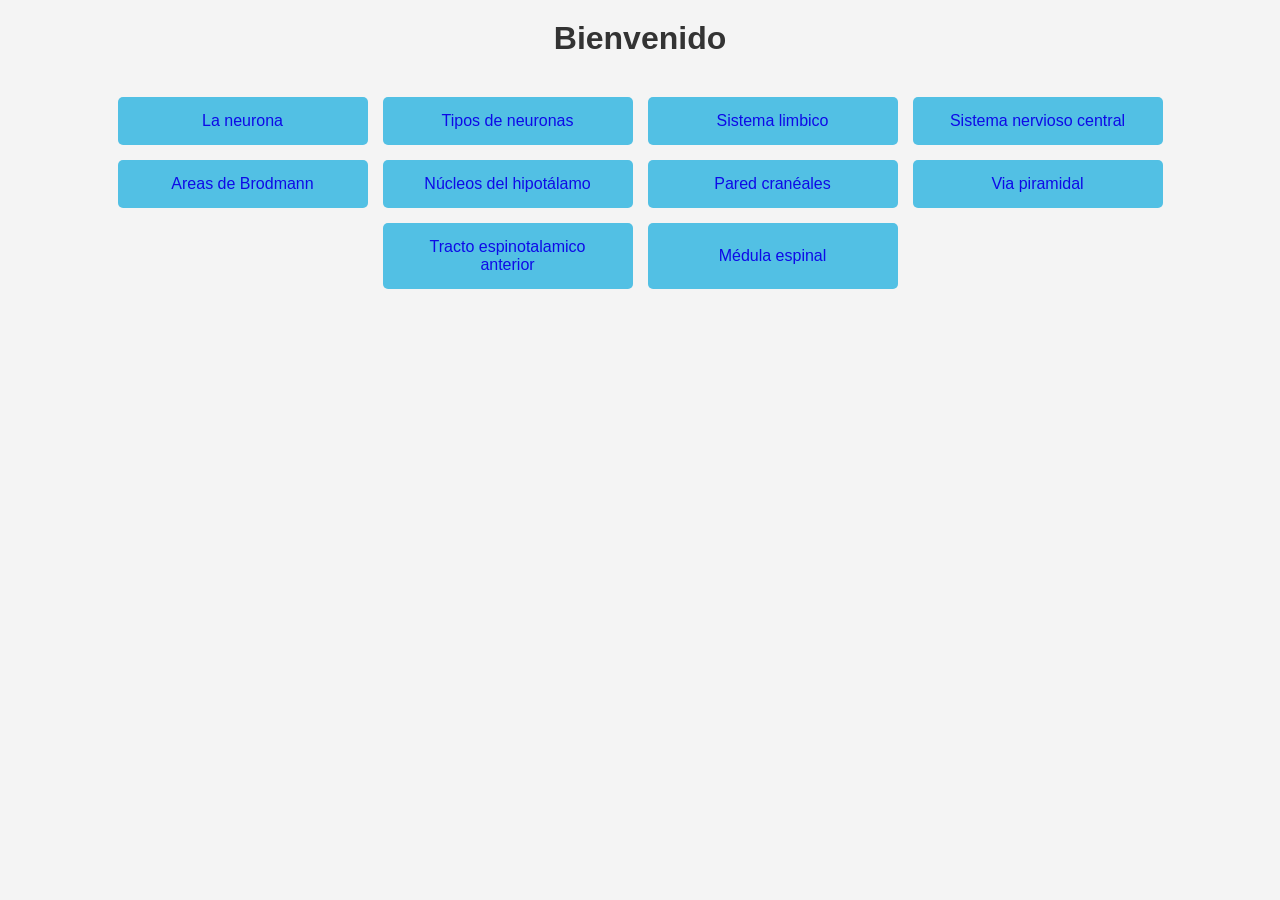
<file: index.html>
<!DOCTYPE html>
<html lang="en">
<head>
    <meta charset="UTF-8">
    <meta name="viewport" content="width=device-width, initial-scale=1.0">
    <link rel="stylesheet" href="index.css">
    <title>Fisioterapia</title>
</head>
<body>
    <h1>Bienvenido</h1>
    <!--Enlaces a otras paginas-->
<div class="btn_principales">
    <button><a href="laneurona.html">La neurona</a></button>
    <button><a href="neuronas.html">Tipos de neuronas</a></button>
    <button><a href="limbico.html">Sistema limbico</a></button>
    <button><a href="snervioso.html">Sistema nervioso central</a></button>
    <button><a href="brodman.html">Areas de Brodmann</a></button>
    <button><a href="hipotalamo.html">Núcleos del hipotálamo</a></button>
    <button><a href="cerebro2.html">Pared cranéales</a></button>
    <button><a href="viapiramidal.html">Via piramidal</a></button>
    <button><a href="espinotalamico.html">Tracto espinotalamico anterior</a></button>
    <button><a href="medulaespinal.html">Médula espinal</a></button>
</div>

</body>
</html>
</file>
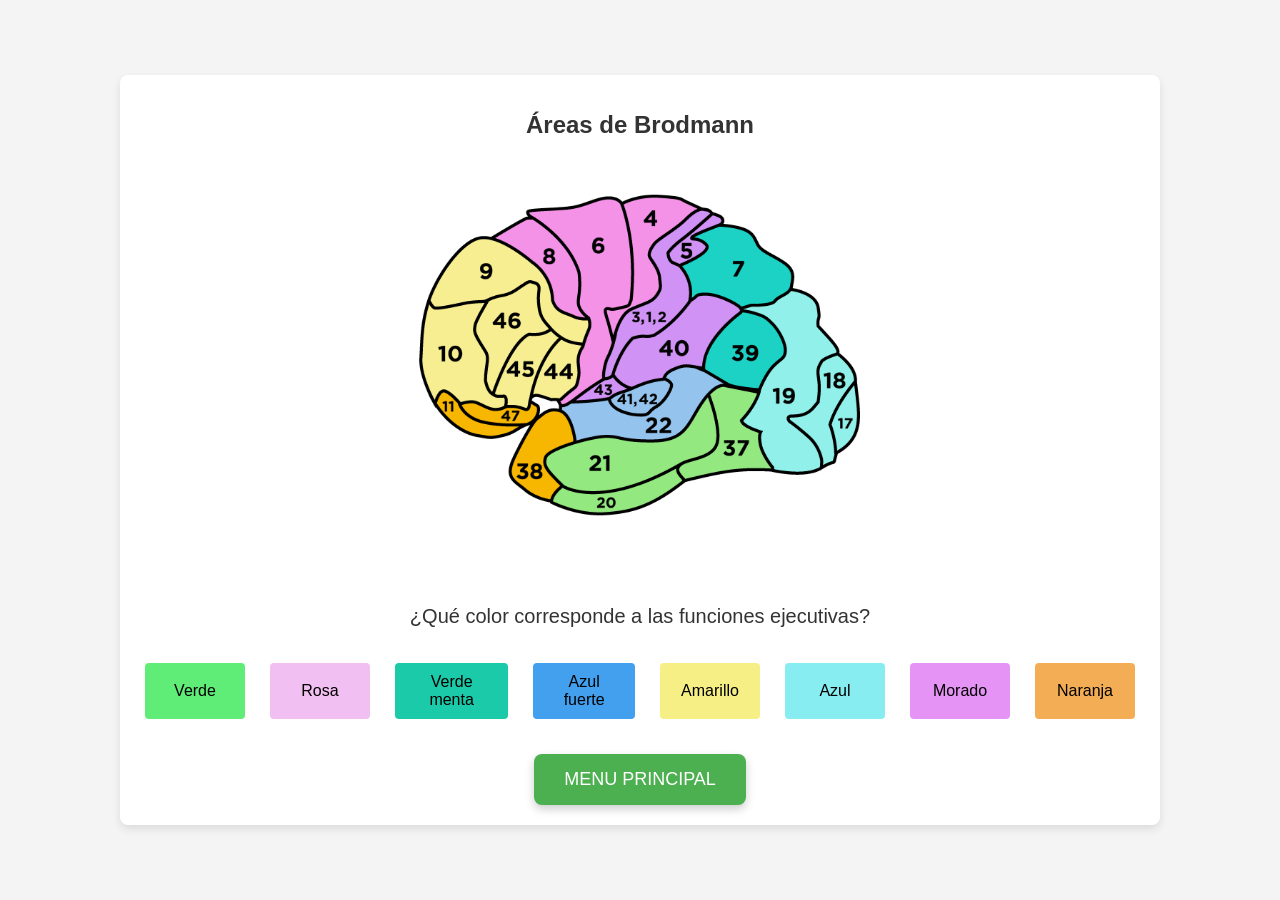
<file: brodman.html>
<!DOCTYPE html>
<html lang="es">
<head>
    <meta charset="UTF-8">
    <meta name="viewport" content="width=device-width, initial-scale=1.0">
    <title> Áreas de Brodmann</title>
    <link rel="stylesheet" href="brodman.css">
</head>
<body>
    <div class="game-container">
        <h1>Áreas de Brodmann</h1>
        
        <!-- Imagen de referencia -->
        <div class="image-container">
            <img src="img/brodman.png" alt="Áreas de Brodmann" id="brodmann-image">
        </div>
        
        <!-- Contenedor de la pregunta actual -->
        <div id="question-container">
            <p id="question-text"></p>
            <div id="result-message"></div>
        </div>

        <!-- Opciones para que el usuario seleccione el color -->
        <div class="options-container" id="options-container"></div>

        <!-- Mensaje cuando se termina -->
        <div id="final-message"></div>

        <div class="buttons-container">
            <a href="index.html"><button>Menu principal</button></a>
          </div>
      
    </div>

    <script src="brodman.js"></script>
</body>
</html>
</file>
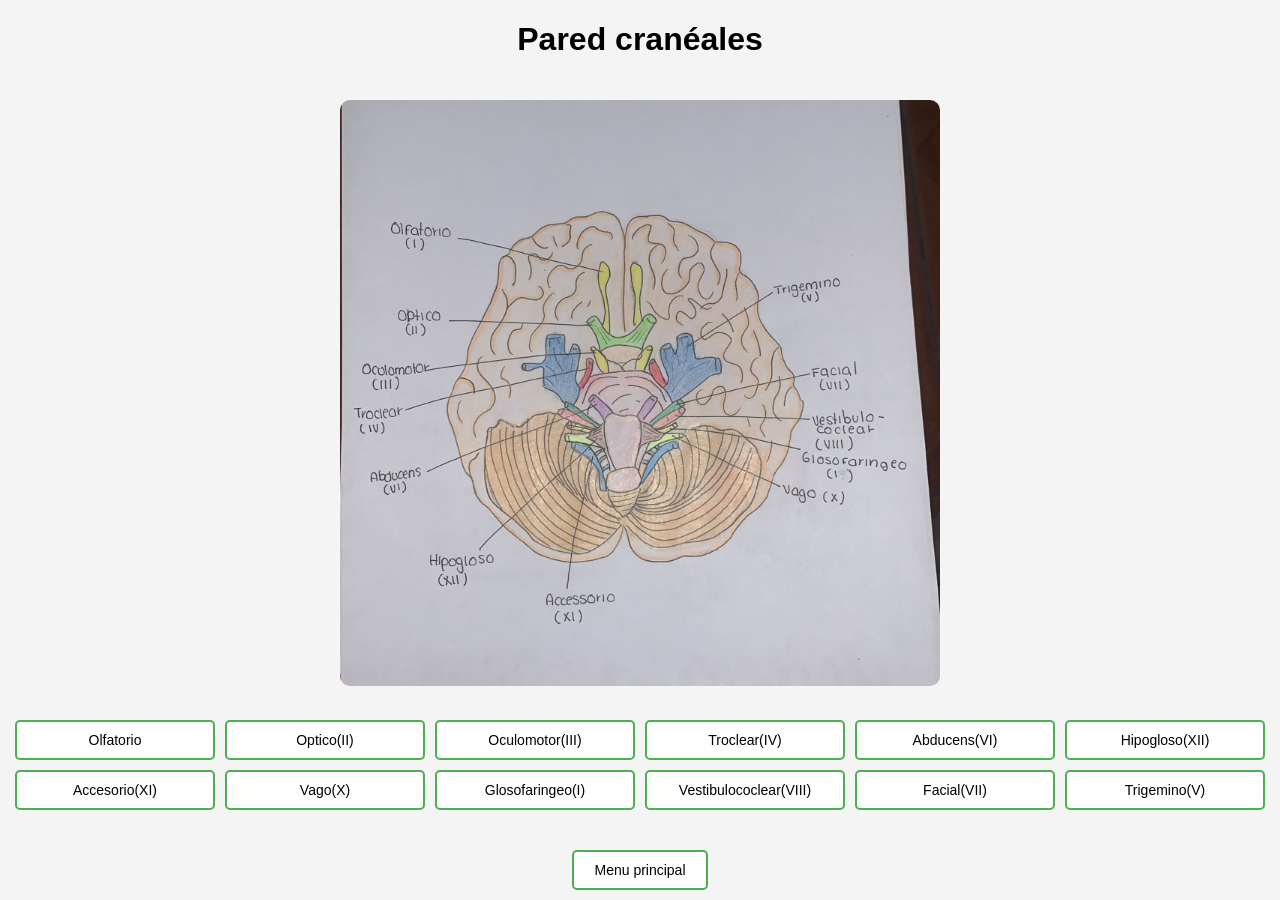
<file: cerebro2.html>
<!DOCTYPE html>
<html lang="en">
<head>
    <meta charset="UTF-8">
    <meta name="viewport" content="width=device-width, initial-scale=1.0">
    <link rel="stylesheet" href="cerebro2.css">
    <title>Pared cranéales</title>
</head>
<body>
    <!-- Imagen siempre visible -->
    <h1>Pared cranéales​ </h1>
    <img src="img/cerebro2.jpg" alt="Unipolar" id="brain-image">

    <!-- Botones que desplegarán la información -->
    <div class="buttons-container">
        <button onclick="mostrarInformacion('olfatorio-info')">Olfatorio</button>
        <button onclick="mostrarInformacion('optico-info')">Optico(II)</button>
        <button onclick="mostrarInformacion('Oculomotoro')">Oculomotor(III)</button>
        <button onclick="mostrarInformacion('troclear')">Troclear(IV)</button>
        <button onclick="mostrarInformacion('Abducens')">Abducens(VI)</button>
        <button onclick="mostrarInformacion('Hipogloso')">Hipogloso(XII)</button>
        <button onclick="mostrarInformacion('Accesorio')">Accesorio(XI)</button>
        <button onclick="mostrarInformacion('Vago')">Vago(X)</button>
        <button onclick="mostrarInformacion('Glosofaringeo')">Glosofaringeo(I)</button>
        <button onclick="mostrarInformacion('Vestibulococlear')">Vestibulococlear(VIII)</button>
        <button onclick="mostrarInformacion('Facial')">Facial(VII)</button>
        <button onclick="mostrarInformacion('Trigemino')">Trigemino(V)</button>
    </div>

    <!-- Información desplegable -->
    <div id="olfatorio-info" class="info-container">
        <p><b>Función: Sensoria. Responsable del sentido del olfato.
        </b></p>
    </div>

    <div id="optico-info" class="info-container">
        <p><b>Funcion: sensorial. Responsable de la vision</b></p>
    </div>

    <div id="Oculomotoro" class="info-container">
        <p><b>Funcion: motor. Controla la mayoría de los músculos del ojo, el párpado superior y la pupila.</b></p>
    </div>

    <div id="troclear" class="info-container">
        <p><b>Funcion: motor. Controla el músculo oblicuo superior del ojo, que permite mover el ojo hacia abajo y hacia afuera. </b></p>
    </div>

    <div id="Abducens" class="info-container">
        <p><b>Funcion: motor. Controla el músculo recto lateral del ojo, permite mover el ojo hacia afuera. </b></p>
    </div>

    <div id="Hipogloso" class="info-container">
        <p><b>Funcion: motor. Controla los músculos de la lengua, esenciales para hablar y tragar.  </b></p>
    </div>
    
    <div id="Accesorio" class="info-container">
        <p><b>Función: motor. Inerva los músculos del cuello y la parte superior de los hombros (esternocleidomastoideo y trapecio).</b></p>
    </div>

    <div id="Vago" class="info-container">
        <p><b>Función: mixto. Muy importante en la regulación de funciones autónomas como la frecuencia cardíaca, la digestión y la respiración. También participa en la fonación y la deglución.</b></p>
    </div>
    
    <div id="Glosofaringeo" class="info-container">
        <p><b>Función: Mixto. Controla parte del gusto (1/3 posterior de la lengua), la deglución y regula la presión arterial a través del seno carotídeo.
        </b></p>
    </div>

    <div id="Vestibulococlear" class="info-container">
        <p><b>Función: Sensorial. Responsable de la audición y el equilibrio. </b></p>
    </div>

    <div id="Facial" class="info-container">
        <p><b>Función: Mixto. Controla los músculos de la expresión facial, algunas glándulas (lagrimales y salivales) y el gusto de los 2/3 anteriores de la lengua.</b></p>
    </div>

    <div id="Trigemino" class="info-container">
        <p><b>Función: Mixto. Responsable de la sensibilidad de la cara y controla los músculos de la masticación.</b></p>
    </div>

    <div class="buttons-container">
        <a href="index.html"><button>Menu principal</button></a>
    </div>

    <script src="cerebro2.js"></script>
</body>
</html>
</file>
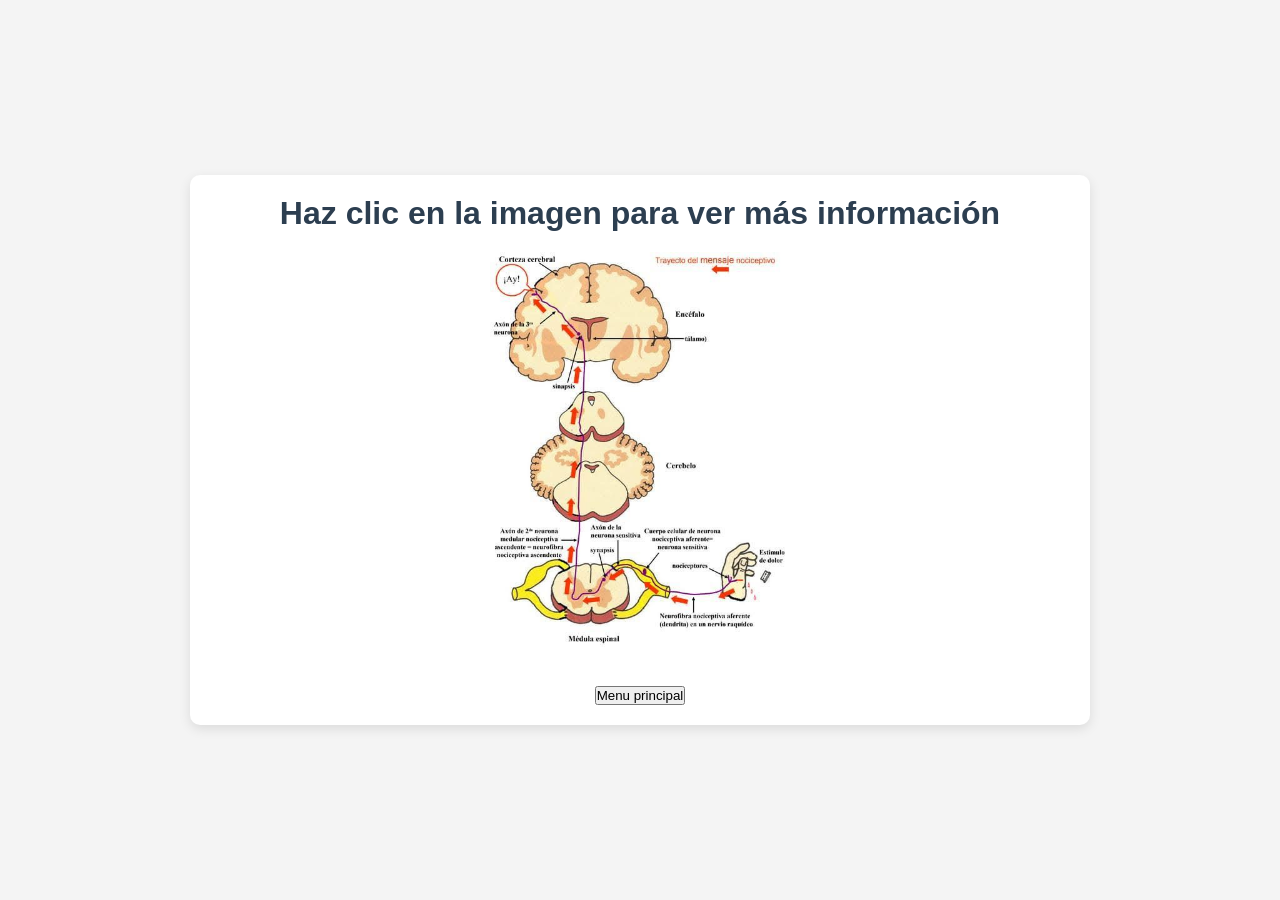
<file: espinotalamico.html>
<!DOCTYPE html>
<html lang="es">
<head>
    <meta charset="UTF-8">
    <meta name="viewport" content="width=device-width, initial-scale=1.0">
    <title>Imagen Interactiva</title>
    <link rel="stylesheet" href="espinotalamico.css">
</head>
<body>
    <div class="container">
        <h1>Haz clic en la imagen para ver más información</h1>
        
        <!-- Contenedor de la imagen -->
        <div class="image-container">
            <img src="img/espinotalamico.jpg" alt="Imagen de ejemplo" id="interactive-image">
        </div>

        <!-- Contenedor de la información que se desplegará -->
        <div id="info-container" class="info-container">
            <h2>Información sobre la imagen:</h2>
            <p><b>Parte inferior derecha (donde está la mano):</b></p>
            <ul>
                <li>Estímulo de dolor (por ejemplo, una cortadura)</li>
                <li>Nociceptores (receptores que detectan el dolor)</li>
                <li>Neurofibra nociceptiva aferente (dendrita) en un nervio raquídeo</li>
                <li>Cuerpo celular de neurona nociceptiva aferente = neurona sensitiva</li>
            </ul>
            
            <p><b>Médula espinal:</b></p>
            <ul>
                <li>Axón de la neurona sensitiva</li>
                <li>Sinapsis (con otra neurona)</li>
                <li>Axón de 2ª neurona medular nociceptiva ascendente = neurofibra nociceptiva ascendente</li>
            </ul>

            <p><b>Tronco encefálico (parte media):</b></p>
            <ul>
                <li>Sinapsis</li>
                <li>Axón de la 3ª neurona</li>
            </ul>

            <p><b>Tálamo (parte del encéfalo):</b></p>
            <ul>
                <li>Indica el procesamiento del mensaje antes de llegar a la corteza cerebral</li>
            </ul>

            <p><b>Corteza cerebral:</b></p>
            <ul>
                <li>¡Ay! (representa la percepción consciente del dolor)</li>
            </ul>

            <p><b>Resumen del trayecto:</b></p>
            <ul>
                <li>El estímulo doloroso activa nociceptores.</li>
                <li>El mensaje viaja por una neurona sensitiva hacia la médula espinal.</li>
                <li>Hace sinapsis con una segunda neurona que sube por la médula.</li>
                <li>Llega al encéfalo, donde hace sinapsis con una tercera neurona.</li>
                <li>Finalmente, llega a la corteza cerebral, donde se percibe el dolor conscientemente.</li>
            </ul>
        </div>
        <div class="buttons-container">
            <a href="index.html"><button>Menu principal</button></a>
          </div>
    </div>


    <script src="espinotalamico.js"></script>
</body>
</html>
</file>
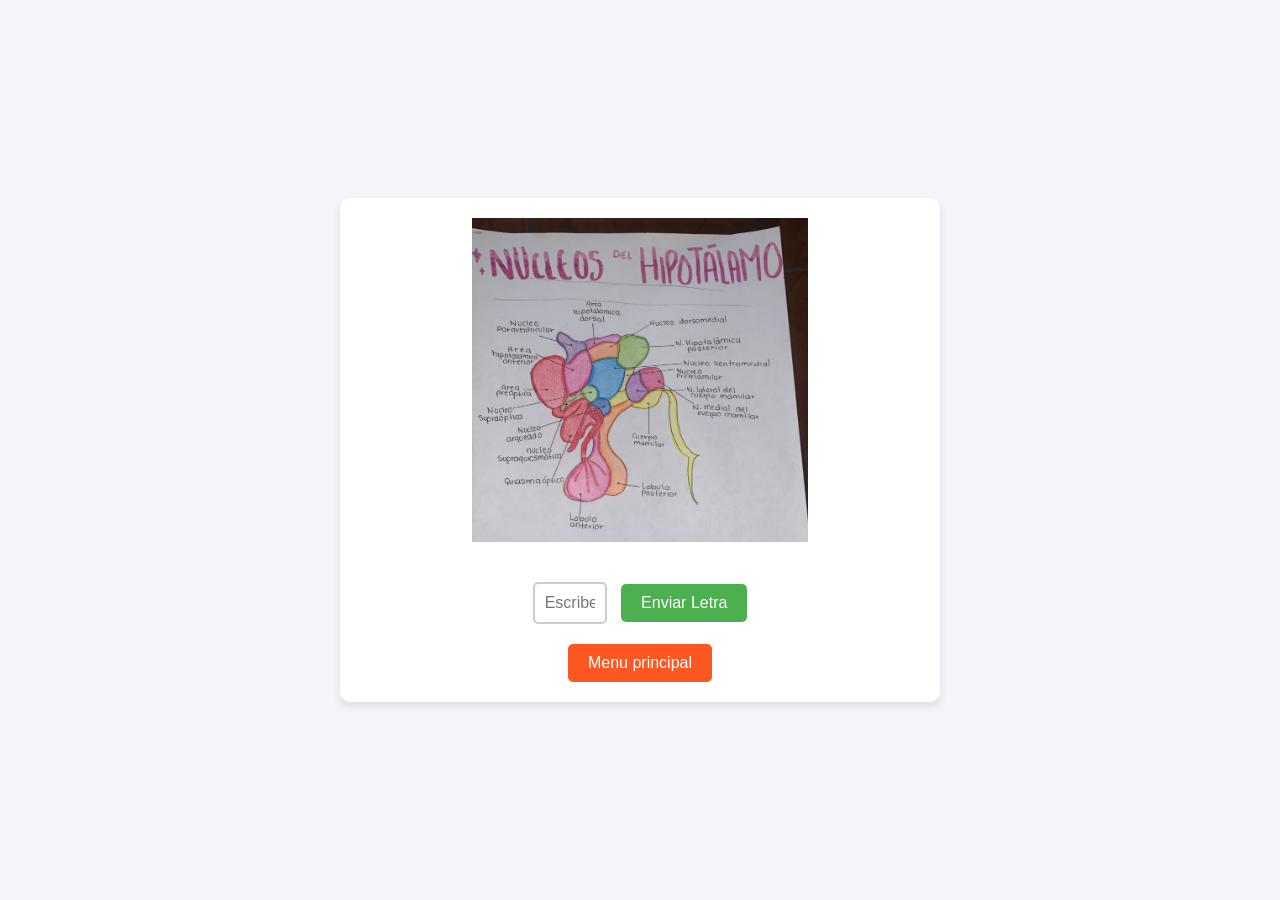
<file: hipotalamo.html>
<!DOCTYPE html>
<html lang="es">
<head>
    <meta charset="UTF-8">
    <meta name="viewport" content="width=device-width, initial-scale=1.0">
    <title>Sistema nervioso central</title>
    <link rel="stylesheet" href="hipotalamo.css">
</head>
<body>
    <div class="game-container">
        <div class="image-container">
            <img src="img/hipotalamo.jpg" alt="Pista para adivinar la palabra" id="game-image" height="35%" width="35%">
        </div>
        <div class="word-container" id="word-container">
            <!-- Los recuadros se llenarán con JavaScript según la palabra -->
        </div>
        <div class="input-container">
            <input type="text" id="letter-input" maxlength="1" placeholder="Escribe una letra">
            <button id="submit-letter">Enviar Letra</button>
        </div>
        <div class="message" id="message"></div>
        <div class="next-container" id="next-container">
            <button id="next-level" style="display:none;">Siguiente Imagen</button>
        </div>

        <div class="buttons-container">
            <a href="index.html"><button>Menu principal</button></a>
          </div>
    
    </div>
    <script src="hipotalamo.js"></script>
</body>
</html>
</file>
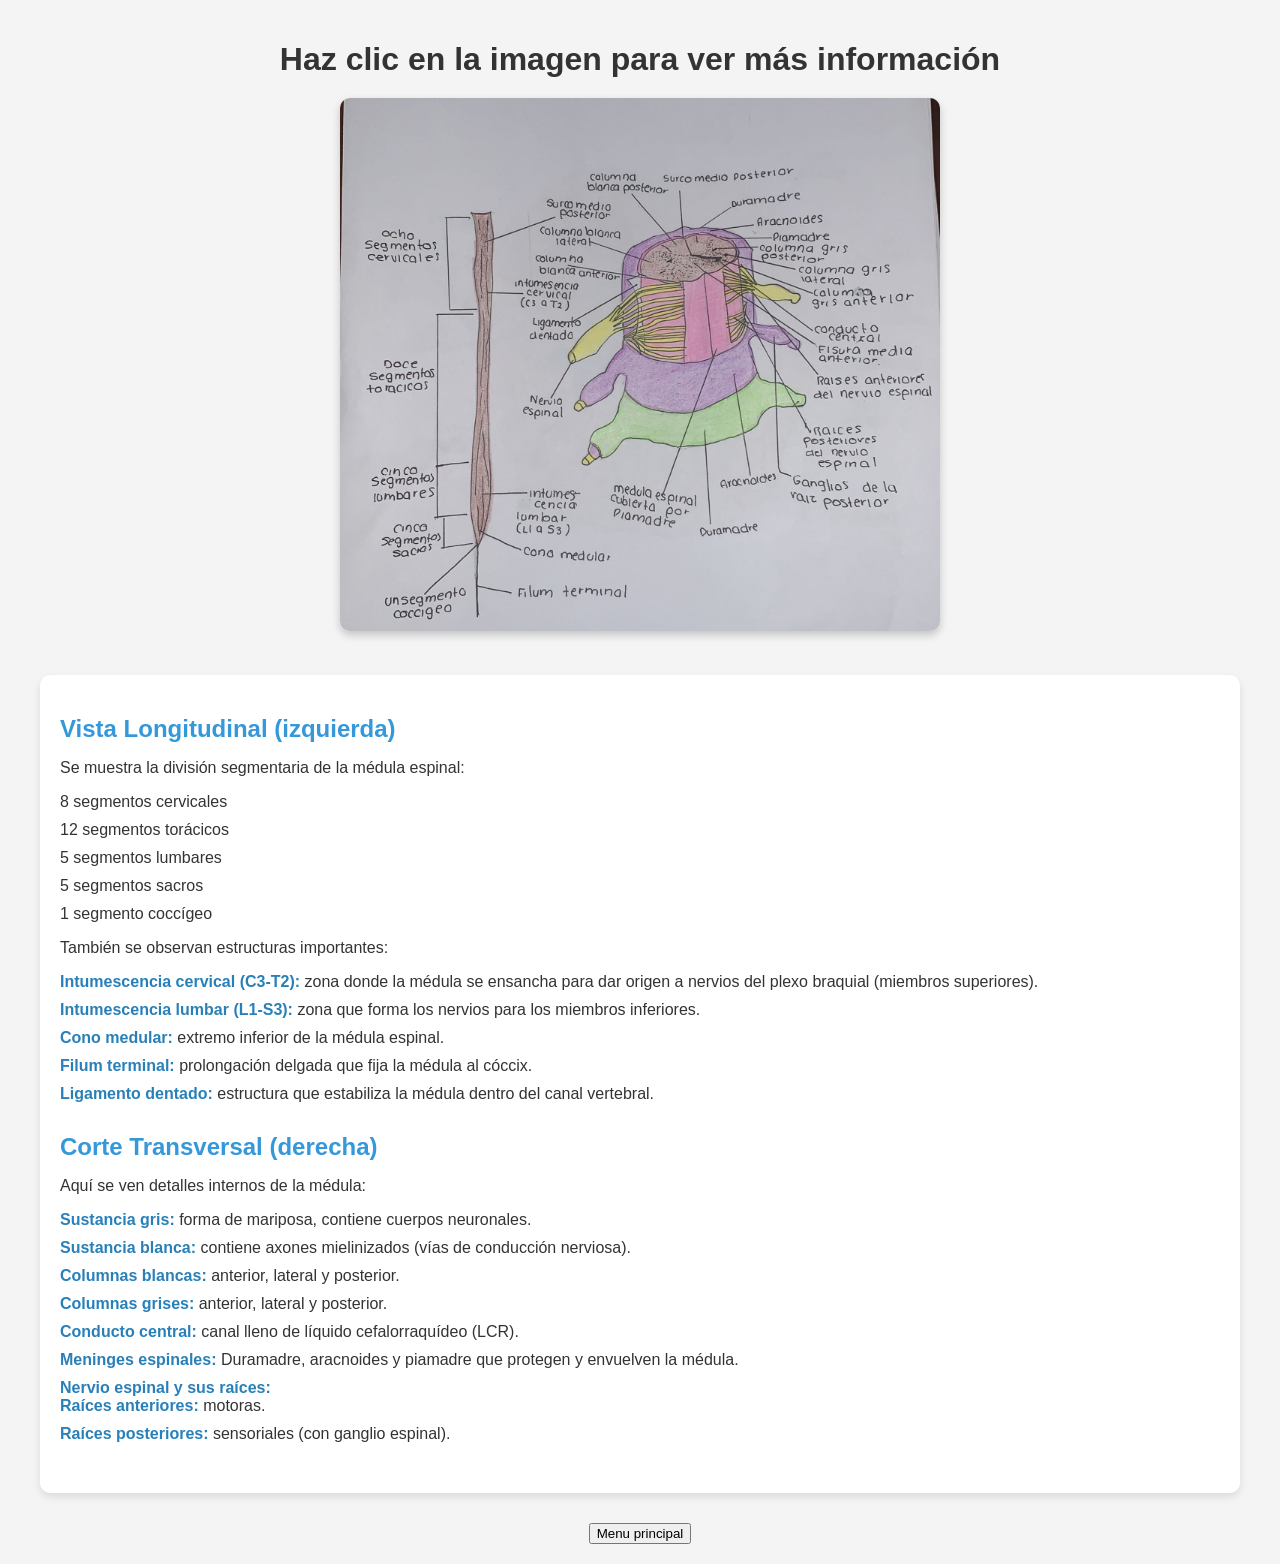
<file: medulaespinal.html>
<!DOCTYPE html>
<html lang="es">
<head>
    <meta charset="UTF-8">
    <meta name="viewport" content="width=device-width, initial-scale=1.0">
    <title>Imagen Interactiva</title>
    <link rel="stylesheet" href="medulaespinal.css">
</head>
<body>
    <div class="container">
        <h1>Haz clic en la imagen para ver más información</h1>
        
        <!-- Contenedor de la imagen -->
        <div class="image-container">
            <img src="img/medula.jpg" alt="Imagen de la médula espinal" id="interactive-image">
        </div>

        <!-- Contenedor de la información -->
        <div id="info-container" class="info-container">
            <div class="section">
                <h2>Vista Longitudinal (izquierda)</h2>
                <p>Se muestra la división segmentaria de la médula espinal:</p>
                <ul>
                    <li>8 segmentos cervicales</li>
                    <li>12 segmentos torácicos</li>
                    <li>5 segmentos lumbares</li>
                    <li>5 segmentos sacros</li>
                    <li>1 segmento coccígeo</li>
                </ul>
                <p>También se observan estructuras importantes:</p>
                <ul>
                    <li><b>Intumescencia cervical (C3-T2):</b> zona donde la médula se ensancha para dar origen a nervios del plexo braquial (miembros superiores).</li>
                    <li><b>Intumescencia lumbar (L1-S3):</b> zona que forma los nervios para los miembros inferiores.</li>
                    <li><b>Cono medular:</b> extremo inferior de la médula espinal.</li>
                    <li><b>Filum terminal:</b> prolongación delgada que fija la médula al cóccix.</li>
                    <li><b>Ligamento dentado:</b> estructura que estabiliza la médula dentro del canal vertebral.</li>
                </ul>
            </div>

            <div class="section">
                <h2>Corte Transversal (derecha)</h2>
                <p>Aquí se ven detalles internos de la médula:</p>
                <ul>
                    <li><b>Sustancia gris:</b> forma de mariposa, contiene cuerpos neuronales.</li>
                    <li><b>Sustancia blanca:</b> contiene axones mielinizados (vías de conducción nerviosa).</li>
                    <li><b>Columnas blancas:</b> anterior, lateral y posterior.</li>
                    <li><b>Columnas grises:</b> anterior, lateral y posterior.</li>
                    <li><b>Conducto central:</b> canal lleno de líquido cefalorraquídeo (LCR).</li>
                    <li><b>Meninges espinales:</b> Duramadre, aracnoides y piamadre que protegen y envuelven la médula.</li>
                    <li><b>Nervio espinal y sus raíces:</b> 
                        <ul>
                            <li><b>Raíces anteriores:</b> motoras.</li>
                            <li><b>Raíces posteriores:</b> sensoriales (con ganglio espinal).</li>
                        </ul>
                    </li>
                </ul>
            </div>
        </div>

        <div class="buttons-container">
            <a href="index.html"><button>Menu principal</button></a>
          </div>
          
    </div>

    <script src="medulaespinal.js"></script>
</body>
</html>
</file>
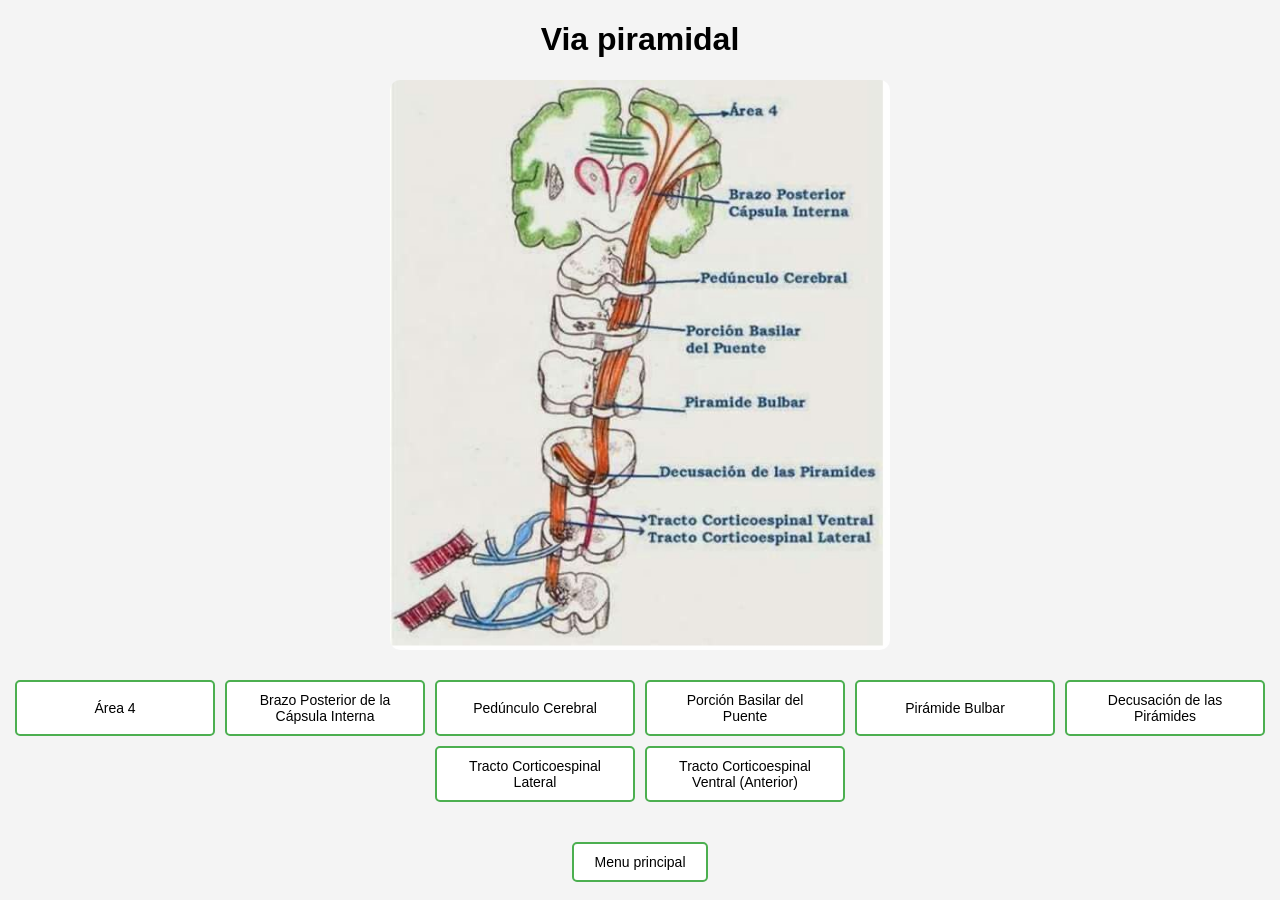
<file: viapiramidal.html>
<!DOCTYPE html>
<html lang="en">
<head>
    <meta charset="UTF-8">
    <meta name="viewport" content="width=device-width, initial-scale=1.0">
    <link rel="stylesheet" href="viapiramidal.css">
    <title>Via piramidal</title>
</head>
<body>
    <!-- Imagen siempre visible -->
    <h1>Via piramidal</h1>
    <img src="img/viaPiramidal.jpg" alt="Unipolar" id="brain-image">

    <!-- Botones que desplegarán la información -->
    <div class="buttons-container">
        <button onclick="mostrarInformacion('Area4')">Área 4</button>
        <button onclick="mostrarInformacion('capsulaInterna')">Brazo Posterior de la Cápsula Interna</button>
        <button onclick="mostrarInformacion('pedunculo')">Pedúnculo Cerebral</button>
        <button onclick="mostrarInformacion('porciónBasilar')">Porción Basilar del Puente</button>
        <button onclick="mostrarInformacion('piramideBulbar')">Pirámide Bulbar</button>
        <button onclick="mostrarInformacion('decusacion')">Decusación de las Pirámides</button>
        <button onclick="mostrarInformacion('tracto')">Tracto Corticoespinal Lateral</button>
        <button onclick="mostrarInformacion('tractoVentral')">Tracto Corticoespinal Ventral (Anterior)</button>
    </div>

    <!-- Información desplegable -->
    <div id="Area4" class="info-container">
        <p><b>Localizada en el lóbulos frontal, específicamente en el giro precentral. Aquí se originan las neuronas motoras superiores encargadas del movimiento voluntario.</b></p>
    </div>

    <div id="capsulaInterna" class="info-container">
        <p><b>Zona de fibras nerviosas que llevan la información desde la corteza hacia el tronco encefálico y la médula.  Es una estructura clave porque cualquier lesión aquí puede afectar grandes regiones del cuerpo.</b></p>
    </div>

    <div id="pedunculo" class="info-container">
        <p><b>Parte del tronco encefálico por donde pasa el tracto corticoespinal descendente.</b></p>
    </div>

    <div id="porciónBasilar" class="info-container">
        <p><b>Las fibras siguen descendiendo a través de esta parte del puente (protuberancia).
        </b></p>
    </div>

    <div id="piramideBulbar" class="info-container">
        <p><b>Se encuentran en el bulbo raquídeo. Las fibras se agrupan aquí justo antes de cruzar al lado opuesto.
         </b></p>
    </div>

    <div id="decusacion" class="info-container">
        <p><b>Punto en el que aproximadamente el 85-90% de las fibras cruzan al lado opuesto (contralateral). xºxLo que explica por qué un daño en el hemisferio derecho del cerebro afecta el lado izquierdo del cuerpo.
        </b></p>
    </div>
    
    <div id="tracto" class="info-container">
        <p><b>Fibras que ya cruzaron en la decusación y descienden por el lado opuesto de la médula. Controla movimientos finos y precisos, especialmente de extremidades.
        </b></p>
    </div>

    <div id="tractoVentral" class="info-container">
        <p><b>Fibras que no cruzan en la decusación, sino que lo hacen más abajo en la médula. Participan en el control de músculos axiales (tronco, cuello).</b></p>
    </div>

    <div class="buttons-container">
        <a href="index.html"><button>Menu principal</button></a>
      </div>
      
    
    <script src="viapiramidal.js"></script>
</body>
</html>
</file>
<file: index.css>
/* Estilo para el cuerpo */
body {
    font-family: Arial, sans-serif;
    margin: 0;
    padding: 0;
    text-align: center;
    background-color: #f4f4f4;
}

/* Estilo del encabezado */
h1 {
    margin-top: 20px;
    font-size: 2rem;
    color: #333;
}

/* Contenedor de botones */
.btn_principales {
    display: flex;
    flex-wrap: wrap; /* Los botones se acomodarán en filas cuando sea necesario */
    justify-content: center; /* Los botones estarán centrados */
    gap: 15px; /* Espacio entre los botones */
    margin-top: 30px;
    padding: 10px;
}

/* Estilo de los botones */
button {
    background-color: #52c0e4;
    color: rgb(21, 21, 236);
    border: none;
    padding: 15px 30px;
    font-size: 16px;
    cursor: pointer;
    border-radius: 5px;
    transition: background-color 0.3s ease;
    max-width: 250px; /* Limitar el ancho de los botones */
    width: 100%; /* Los botones ocupan el 100% del contenedor en pantallas pequeñas */
}

/* Efecto hover para los botones */
button:hover {
    background-color: #6d12db;
}

/* Estilo para los enlaces dentro de los botones */
button a {
    color: rgb(14, 10, 231);
    text-decoration: none;
    display: block;
    width: 100%; /* Asegura que el enlace ocupe todo el botón */
}

/* Media query para pantallas pequeñas */
@media (max-width: 600px) {
    button {
        font-size: 14px; /* Reducir el tamaño de la fuente en pantallas pequeñas */
    }
}
</file>
<file: brodman.css>
/* Estilo para la página */
body {
    font-family: Arial, sans-serif;
    background-color: #f4f4f4;
    display: flex;
    justify-content: center;
    align-items: center;
    height: 100vh;
    margin: 0;
    flex-direction: column;
}

.game-container {
    text-align: center;
    width: 100%;
    max-width: 1000px;
    padding: 20px;
    background-color: white;
    border-radius: 8px;
    box-shadow: 0 4px 8px rgba(0, 0, 0, 0.1);
}

h1 {
    color: #333;
    font-size: 24px;
    margin-bottom: 20px;
}

.image-container {
    margin-bottom: 30px; /* Espacio debajo de la imagen */
}

#brodmann-image {
    width: 100%; /* Ajusta la imagen al 100% del contenedor */
    max-width: 500px; /* Limita el tamaño máximo de la imagen */
    height: auto; /* Mantiene la proporción de la imagen */
    margin-bottom: 20px; /* Espacio debajo de la imagen */
}

#question-container {
    margin-bottom: 30px;
}

#question-text {
    font-size: 20px;
    color: #333;
}

#result-message {
    font-size: 18px;
    font-weight: bold;
    margin-top: 10px;
}

.options-container {
    display: flex;
    justify-content: center;
    gap: 15px;
    margin-top: 20px;
}

.option-button {
    padding: 10px 20px;
    font-size: 16px;
    cursor: pointer;
    color: white;
    border: none;
    border-radius: 4px;
    transition: all 0.3s ease;
}

.option-button:hover {
    opacity: 0.8;
}

.option-button:active {
    transform: scale(0.98); /* Efecto al hacer clic */
}

#final-message {
    font-size: 22px;
    color: #4CAF50;
    font-weight: bold;
    margin-top: 20px;
}
/* Estilo para los botones */
.option-button {
    padding: 10px 20px;
    font-size: 16px;
    cursor: pointer;
    color: white; /* Color de texto por defecto */
    border: none;
    border-radius: 4px;
    transition: all 0.3s ease;
    margin: 5px;
    min-width: 100px; /* Establecer un ancho mínimo para los botones */
}

/* Efecto al pasar el mouse sobre el botón */
.option-button:hover {
    opacity: 0.8;
}

/* Efecto al hacer clic */
.option-button:active {
    transform: scale(0.98);
}

/* Para que el texto sea legible en los colores claros */
.option-button {
    color: white;
}

/* Opciones de colores específicos para mayor legibilidad */
.option-button[data-color='yellow'],
.option-button[data-color='orange'] {
    color: black; /* Para que el texto en amarillo y naranja sea negro */
}

/* Estilo para el contenedor de botones */
.buttons-container {
    display: flex;
    justify-content: center;
    margin-top: 30px;
}

/* Estilo del botón */
.buttons-container button {
    padding: 15px 30px;
    font-size: 18px;
    color: #fff;  /* Color del texto */
    background-color: #4CAF50;  /* Fondo verde */
    border: none;
    border-radius: 8px;
    cursor: pointer;
    transition: all 0.3s ease;  /* Transición suave para la animación */
    box-shadow: 0px 4px 10px rgba(0, 0, 0, 0.2);  /* Sombra sutil */
    text-transform: uppercase;  /* Convertir el texto a mayúsculas */
}

/* Efecto al pasar el mouse (hover) */
.buttons-container button:hover {
    background-color: #45a049;  /* Fondo un poco más oscuro */
    transform: translateY(-5px);  /* Movimiento hacia arriba */
    box-shadow: 0px 6px 15px rgba(0, 0, 0, 0.3);  /* Sombra más fuerte */
}

/* Efecto al hacer clic (active) */
.buttons-container button:active {
    transform: translateY(2px);  /* Movimiento hacia abajo cuando se hace clic */
    box-shadow: 0px 2px 5px rgba(0, 0, 0, 0.1);  /* Sombra más pequeña */
}

/* Animación para el primer cargado */
.buttons-container button {
    animation: buttonAnim 1s ease-in-out;
}

/* Definición de la animación */
@keyframes buttonAnim {
    0% {
        opacity: 0;
        transform: scale(0.8);
    }
    100% {
        opacity: 1;
        transform: scale(1);
    }
}
</file>
<file: cerebro2.css>
/* Estilos generales del cuerpo */
body {
    font-family: Arial, sans-serif;
    text-align: center;
    margin: 0;
    padding: 0;
    background-color: #f4f4f4;
}

/* Imagen siempre visible */
#brain-image {
    width: 80%;
    max-width: 600px;
    margin-top: 20px;
    border-radius: 10px;
}

/* Contenedor de los botones */
.buttons-container {
    display: flex;
    flex-wrap: wrap; /* Esto hace que los botones se acomoden en varias filas si no caben */
    justify-content: center; /* Centra los botones horizontalmente */
    gap: 10px; /* Espacio entre los botones */
    margin-top: 20px;
    padding: 10px;
}

/* Estilo de los botones */
button {
    padding: 10px 20px;
    font-size: 14px;
    cursor: pointer;
    border: 2px solid #4CAF50;
    border-radius: 5px;
    background-color: #fff;
    transition: background-color 0.3s ease;
    max-width: 200px; /* Limita el ancho de cada botón */
    width: 100%; /* Los botones pueden ser más pequeños en pantallas más pequeñas */
}

/* Efecto de hover para los botones */
button:hover {
    background-color: #4CAF50;
    color: white;
}

/* Contenedor de la información */
.info-container {
    display: none;
    margin-top: 20px;
    padding: 10px;
    background-color: #e0f7fa;
    border-radius: 8px;
    width: 80%;
    max-width: 600px;
    margin-left: auto;
    margin-right: auto;
    text-align: left;
}

/* Estilo para el texto dentro de la información */
.info-container p {
    font-size: 18px;
    color: #333;
}

/* Media query para dispositivos pequeños */
@media (max-width: 600px) {
    button {
        width: 45%; /* Los botones ocupan el 45% del ancho en pantallas más pequeñas */
        font-size: 12px; /* Disminuye el tamaño de la fuente para pantallas pequeñas */
    }
    .info-container {
        width: 90%; /* Los contenedores de información ocupan el 90% del ancho en pantallas pequeñas */
    }
}
</file>
<file: espinotalamico.css>
/* Estilo base */
* {
    margin: 0;
    padding: 0;
    box-sizing: border-box;
}

body {
    font-family: 'Arial', sans-serif;
    background-color: #f4f4f4;
    color: #333;
    display: flex;
    justify-content: center;
    align-items: center;
    height: 100vh;
    text-align: center;
}

.container {
    width: 80%;
    max-width: 900px;
    background-color: #fff;
    padding: 20px;
    border-radius: 10px;
    box-shadow: 0 4px 12px rgba(0, 0, 0, 0.1);
    overflow: hidden;
}

h1 {
    font-size: 2rem;
    color: #2c3e50;
    margin-bottom: 20px;
}

/* Estilo de la imagen */
.image-container {
    margin-bottom: 20px;
}

#interactive-image {
    width: 50%;         /* Reduce el tamaño al 50% del contenedor */
    max-width: 300px;   /* Limita el tamaño máximo de la imagen a 300px */
    height: auto;
    border-radius: 10px;
    cursor: pointer;
    transition: transform 0.3s ease;
}

#interactive-image:hover {
    transform: scale(1.05);
}

/* Estilo de la información */
.info-container {
    background-color: #f9f9f9;
    padding: 20px;
    border-radius: 10px;
    box-shadow: 0 4px 8px rgba(0, 0, 0, 0.1);
    display: none;
    text-align: left;
}

.info-container h2 {
    font-size: 1.6rem;
    color: #2c3e50;
    margin-bottom: 15px;
}

.info-container p {
    font-size: 1rem;
    line-height: 1.6;
    color: #555;
}

.info-container ul {
    list-style-type: square;
    padding-left: 20px;
    margin-top: 10px;
}

.info-container ul li {
    font-size: 1rem;
    color: #555;
}

/* Mostrar información cuando la imagen se haga clic */
.info-container.show {
    display: block;
}

/* Estilos generales del botón */
.styled-button {
    background-color: #3498db; /* Color de fondo */
    color: #fff; /* Texto blanco */
    font-size: 1rem; /* Tamaño de fuente */
    padding: 12px 24px; /* Relleno */
    border: none; /* Sin borde */
    border-radius: 25px; /* Bordes redondeados */
    cursor: pointer; /* Cursor de puntero al pasar por encima */
    transition: all 0.3s ease; /* Transición suave para los efectos */
    box-shadow: 0 4px 8px rgba(0, 0, 0, 0.2); /* Sombra del botón */
    text-align: center;
    text-decoration: none; /* Elimina el subrayado del enlace */
}

/* Efecto cuando el cursor pasa sobre el botón */
.styled-button:hover {
    background-color: #2980b9; /* Color de fondo cuando se pasa el cursor */
    transform: scale(1.1); /* Aumento de tamaño */
    box-shadow: 0 6px 12px rgba(0, 0, 0, 0.3); /* Sombra más pronunciada */
}

/* Efecto cuando el botón es presionado */
.styled-button:active {
    transform: scale(0.98); /* Efecto de compresión al presionar */
    box-shadow: 0 2px 4px rgba(0, 0, 0, 0.15); /* Sombra más pequeña */
}

/* Animación de aparición del botón */
.buttons-container {
    display: flex;
    justify-content: center; /* Centra el botón horizontalmente */
    margin-top: 30px;
    animation: fadeIn 1s ease-out; /* Animación de aparición */
}

/* Animación de aparición (fadeIn) */
@keyframes fadeIn {
    0% {
        opacity: 0;
        transform: translateY(20px); /* Desplazamiento hacia abajo */
    }
    100% {
        opacity: 1;
        transform: translateY(0); /* Vuelve a la posición original */
    }
}
</file>
<file: hipotalamo.css>
/* Estilo general de la página */
body {
    font-family: 'Arial', sans-serif;
    background-color: #f4f4f9;
    margin: 0;
    padding: 0;
    display: flex;
    justify-content: center;
    align-items: center;
    height: 100vh;
}

/* Contenedor principal del juego */
.game-container {
    background-color: #fff;
    padding: 20px;
    border-radius: 10px;
    box-shadow: 0 4px 8px rgba(0, 0, 0, 0.1);
    max-width: 600px;
    width: 100%;
    text-align: center;
    box-sizing: border-box;
}

/* Contenedor de la imagen */
.image-container {
    margin-bottom: 20px;
    text-align: center;  /* Centra la imagen dentro del contenedor */
}

/* Imagen del juego - Aumentando el tamaño y centrado */
#game-image {
    width: 60%;  /* Ajusta el tamaño de la imagen, 60% del ancho del contenedor */
    max-width: 500px;  /* Asegura que no sea más grande que 500px */
    height: auto;  /* Mantiene la proporción de la imagen */
    margin: 0 auto;  /* Centra la imagen horizontalmente */
    display: block;
}

/* Contenedor de las cajas de letras */
.word-container {
    display: flex;
    justify-content: center;
    margin-bottom: 20px;
}

.word-box {
    width: 50px;
    height: 50px;
    margin: 0 5px;
    display: flex;
    justify-content: center;
    align-items: center;
    font-size: 20px;
    border: 2px solid #ccc;
    background-color: #f2f2f2;
    border-radius: 8px;
}

/* Estilos para el campo de entrada */
.input-container {
    margin-bottom: 20px;
}

#letter-input {
    padding: 10px;
    font-size: 16px;
    width: 50px;
    text-align: center;
    border-radius: 5px;
    border: 2px solid #ccc;
    margin-right: 10px;
}

#submit-letter {
    padding: 10px 20px;
    font-size: 16px;
    background-color: #4CAF50;
    color: white;
    border: none;
    border-radius: 5px;
    cursor: pointer;
    transition: background-color 0.3s ease;
}

#submit-letter:hover {
    background-color: #45a049;
}

/* Mensajes de resultado */
.message {
    font-size: 18px;
    margin-bottom: 20px;
    color: #333;
}

/* Botón de siguiente nivel */
#next-level {
    padding: 10px 20px;
    font-size: 16px;
    background-color: #2196F3;
    color: white;
    border: none;
    border-radius: 5px;
    cursor: pointer;
    transition: background-color 0.3s ease;
}

#next-level:hover {
    background-color: #1976D2;
}

/* Contenedor de los botones */
.buttons-container {
    margin-top: 20px;
}

.buttons-container a {
    text-decoration: none;
}

.buttons-container button {
    padding: 10px 20px;
    font-size: 16px;
    background-color: #FF5722;
    color: white;
    border: none;
    border-radius: 5px;
    cursor: pointer;
    transition: background-color 0.3s ease;
}

.buttons-container button:hover {
    background-color: #F4511E;
}

/* Media query para adaptabilidad en dispositivos móviles */
@media (max-width: 600px) {
    .game-container {
        padding: 15px;
    }

    #letter-input {
        width: 40px;
        font-size: 14px;
    }

    .word-box {
        width: 40px;
        height: 40px;
        font-size: 16px;
    }

    #submit-letter, #next-level, .buttons-container button {
        width: 100%;
    }

    #game-image {
        width: 80%;  /* Ajusta el tamaño de la imagen en pantallas pequeñas */
    }
}
</file>
<file: medulaespinal.css>
/* Estilos generales */
body {
    font-family: Arial, sans-serif;
    margin: 0;
    padding: 0;
    background-color: #f4f4f4;
    color: #333;
}

/* Contenedor principal */
.container {
    max-width: 1200px;
    margin: 0 auto;
    padding: 20px;
}

/* Título principal */
h1 {
    text-align: center;
    font-size: 2rem;
    margin-bottom: 20px;
}

/* Contenedor de la imagen */
.image-container {
    text-align: center;
    margin-bottom: 40px;
}

/* Estilos para la imagen */
#interactive-image {
    max-width: 50%;  /* Cambié el tamaño máximo a 50% */
    height: auto;    /* Mantiene la proporción de la imagen */
    border-radius: 10px;
    box-shadow: 0 4px 8px rgba(0, 0, 0, 0.2);
}

/* Contenedor de la información */
.info-container {
    background-color: #fff;
    padding: 20px;
    border-radius: 10px;
    box-shadow: 0 4px 8px rgba(0, 0, 0, 0.1);
}

/* Sección de información */
.section {
    margin-bottom: 30px;
}

h2 {
    font-size: 1.5rem;
    color: #3498db;
    margin-bottom: 15px;
}

ul {
    list-style-type: none;
    padding-left: 0;
}

ul li {
    margin-bottom: 10px;
    font-size: 1rem;
}

ul li b {
    color: #2980b9;
}

/* Estilos de enlaces */
a {
    text-decoration: none;
    color: #3498db;
}

a:hover {
    text-decoration: underline;
}

/* Estilos generales del botón */
.styled-button {
    background-color: #3498db; /* Color de fondo */
    color: #fff; /* Texto blanco */
    font-size: 1rem; /* Tamaño de fuente */
    padding: 12px 24px; /* Relleno */
    border: none; /* Sin borde */
    border-radius: 25px; /* Bordes redondeados */
    cursor: pointer; /* Cursor de puntero al pasar por encima */
    transition: all 0.3s ease; /* Transición suave para los efectos */
    box-shadow: 0 4px 8px rgba(0, 0, 0, 0.2); /* Sombra del botón */
    text-align: center;
    text-decoration: none; /* Elimina el subrayado del enlace */
}

/* Efecto cuando el cursor pasa sobre el botón */
.styled-button:hover {
    background-color: #2980b9; /* Color de fondo cuando se pasa el cursor */
    transform: scale(1.1); /* Aumento de tamaño */
    box-shadow: 0 6px 12px rgba(0, 0, 0, 0.3); /* Sombra más pronunciada */
}

/* Efecto cuando el botón es presionado */
.styled-button:active {
    transform: scale(0.98); /* Efecto de compresión al presionar */
    box-shadow: 0 2px 4px rgba(0, 0, 0, 0.15); /* Sombra más pequeña */
}

/* Animación de aparición del botón */
.buttons-container {
    display: flex;
    justify-content: center; /* Centra el botón horizontalmente */
    margin-top: 30px;
    animation: fadeIn 1s ease-out; /* Animación de aparición */
}

/* Animación de aparición (fadeIn) */
@keyframes fadeIn {
    0% {
        opacity: 0;
        transform: translateY(20px); /* Desplazamiento hacia abajo */
    }
    100% {
        opacity: 1;
        transform: translateY(0); /* Vuelve a la posición original */
    }
}
</file>
<file: viapiramidal.css>
/* Estilos generales del cuerpo */
body {
    font-family: Arial, sans-serif;
    text-align: center;
    margin: 0;
    padding: 0;
    background-color: #f4f4f4;
}

/* Imagen siempre visible */
/* Imagen siempre visible */
#brain-image {
    width: 60%;        /* Reduce el tamaño al 60% del ancho del contenedor */
    max-width: 500px;  /* Máximo tamaño de la imagen será 500px */
    margin-top: 20px;
    border-radius: 10px;
    display: block;    /* Asegura que se comporta como bloque */
    margin-left: auto; /* Centra la imagen a la izquierda */
    margin-right: auto; /* Centra la imagen a la derecha */
}


/* Contenedor de los botones */
.buttons-container {
    display: flex;
    flex-wrap: wrap; /* Esto hace que los botones se acomoden en varias filas si no caben */
    justify-content: center; /* Centra los botones horizontalmente */
    gap: 10px; /* Espacio entre los botones */
    margin-top: 20px;
    padding: 10px;
}

/* Estilo de los botones */
button {
    padding: 10px 20px;
    font-size: 14px;
    cursor: pointer;
    border: 2px solid #4CAF50;
    border-radius: 5px;
    background-color: #fff;
    transition: background-color 0.3s ease;
    max-width: 200px; /* Limita el ancho de cada botón */
    width: 100%; /* Los botones pueden ser más pequeños en pantallas más pequeñas */
}

/* Efecto de hover para los botones */
button:hover {
    background-color: #4CAF50;
    color: white;
}

/* Contenedor de la información */
.info-container {
    display: none;
    margin-top: 20px;
    padding: 10px;
    background-color: #e0f7fa;
    border-radius: 8px;
    width: 80%;
    max-width: 600px;
    margin-left: auto;
    margin-right: auto;
    text-align: left;
}

/* Estilo para el texto dentro de la información */
.info-container p {
    font-size: 18px;
    color: #333;
}

/* Media query para dispositivos pequeños */
@media (max-width: 600px) {
    button {
        width: 45%; /* Los botones ocupan el 45% del ancho en pantallas más pequeñas */
        font-size: 12px; /* Disminuye el tamaño de la fuente para pantallas pequeñas */
    }
    .info-container {
        width: 90%; /* Los contenedores de información ocupan el 90% del ancho en pantallas pequeñas */
    }
}
</file>
